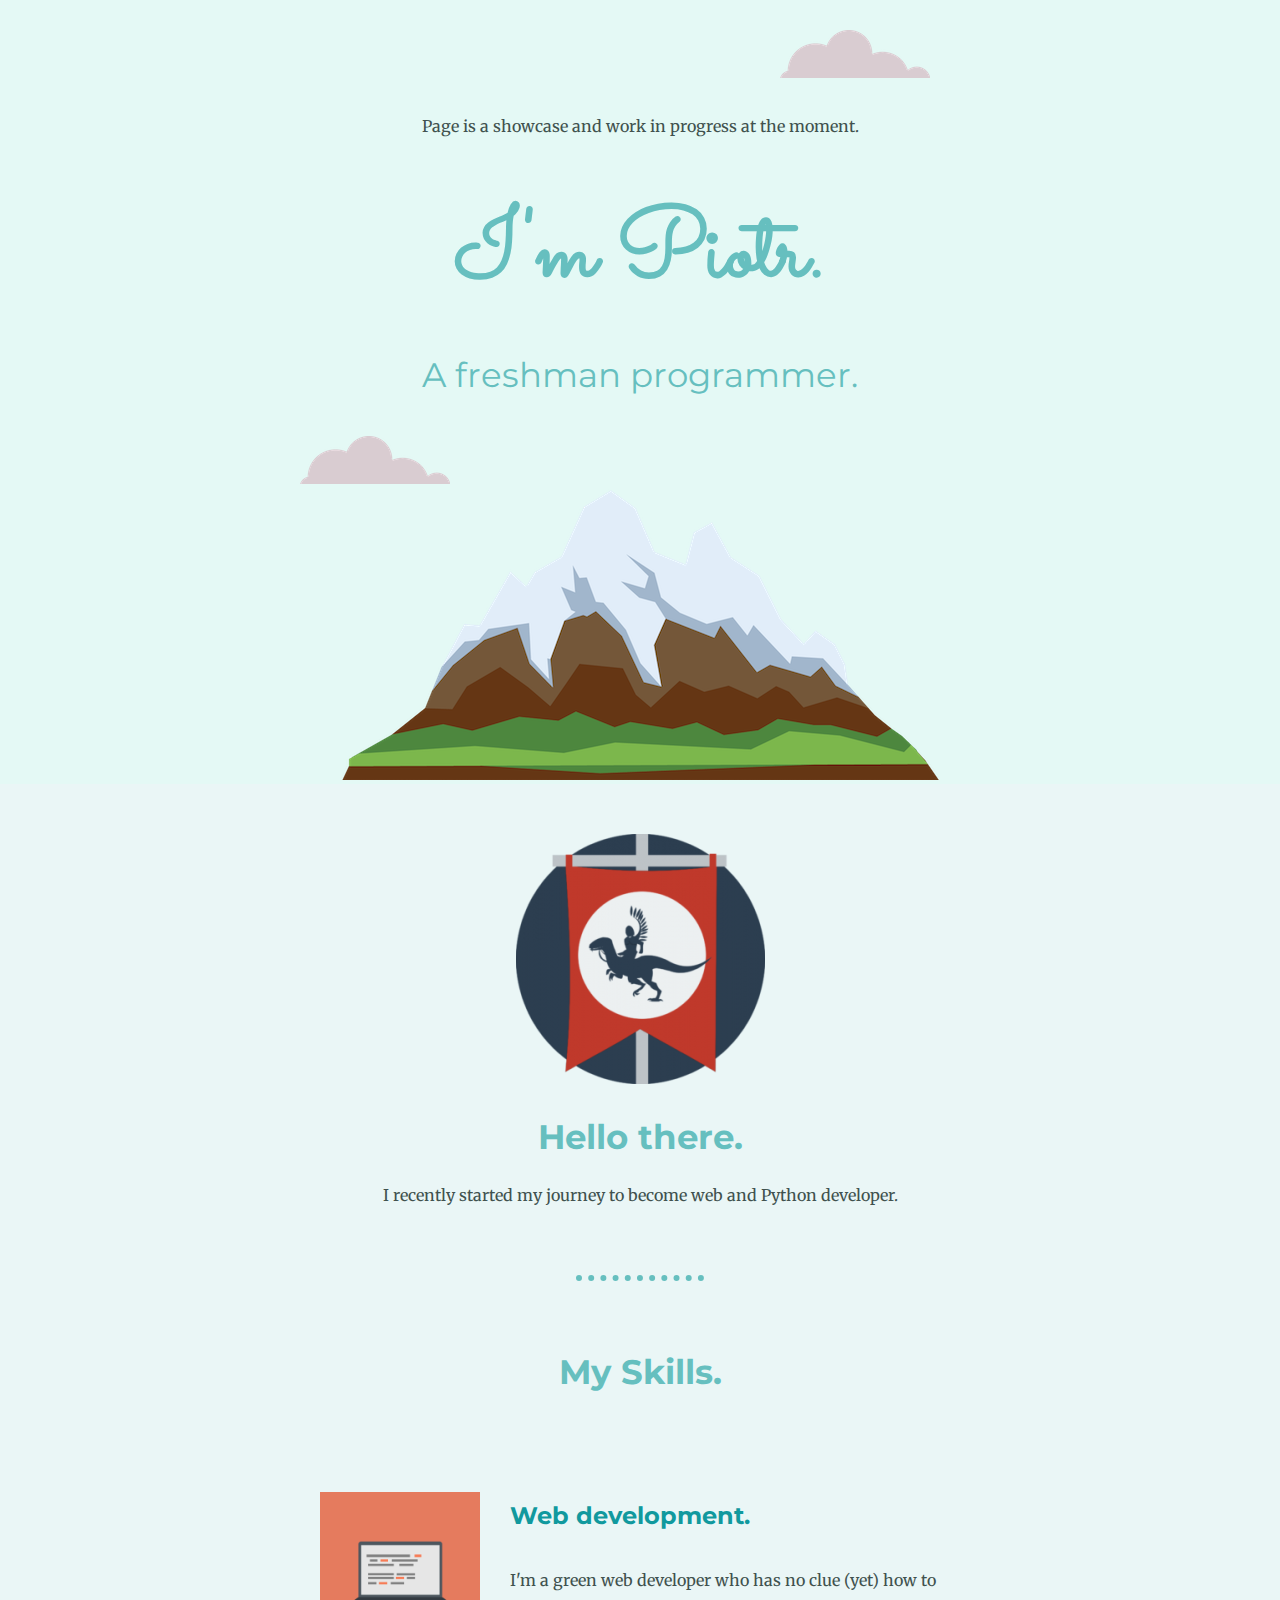
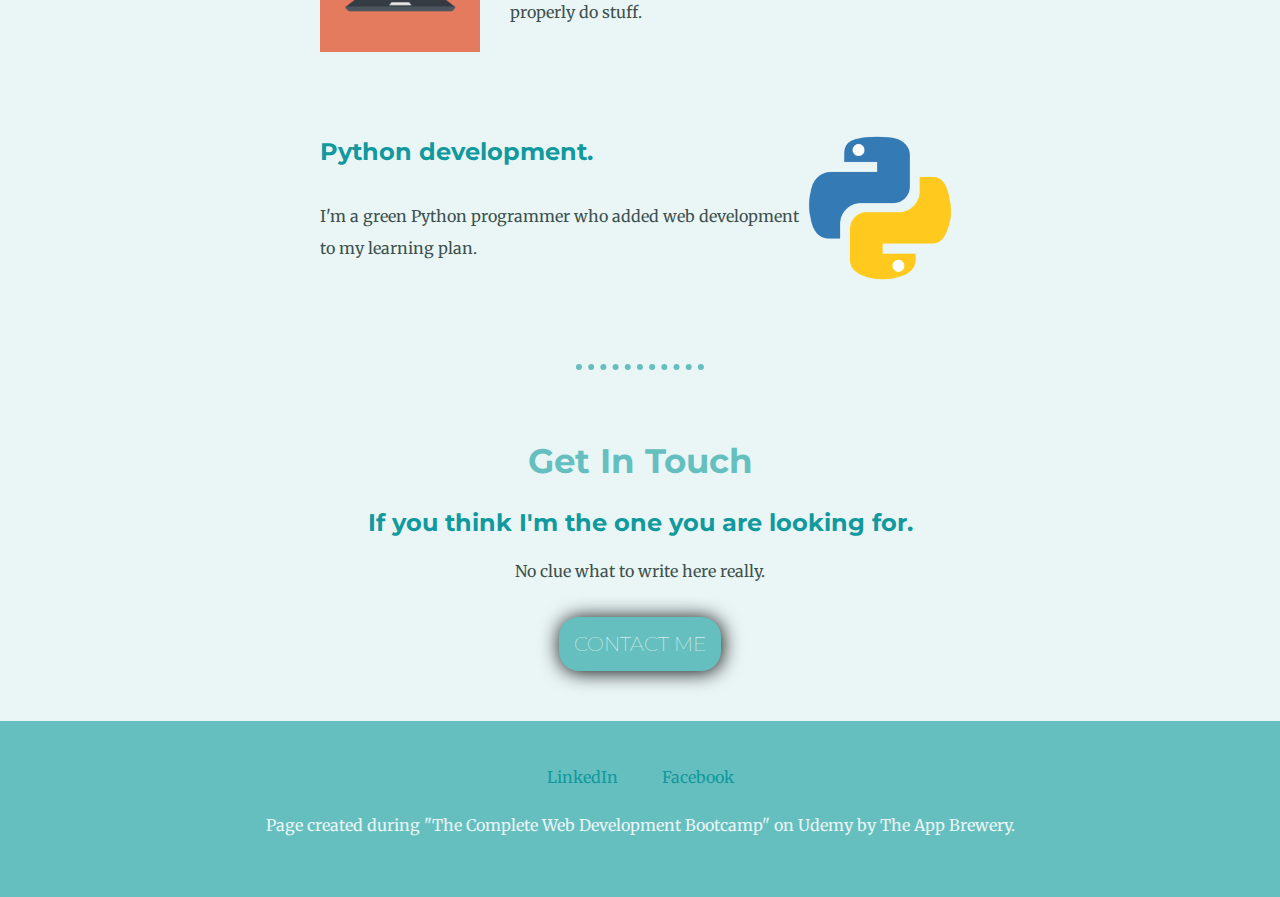
<file: index.html>
<!DOCTYPE html>
<html lang="en" dir="ltr">
  <head>
    <meta charset="utf-8">
    <title>Piotr Pienkowski</title>
    <link rel="stylesheet" href="css/styles.css">
    <link rel="icon" href="favicon.ico">
    <link href="https://fonts.googleapis.com/css2?family=Merriweather:wght@300&family=Montserrat:wght@400&family=Sacramento&display=swap" rel="stylesheet">
  </head>
  
  <body>
    <div class="top-container">
      <img class="top-cloud" src="images/cloud.png" alt="cloud-img">
      <p>Page is a showcase and work in progress at the moment.</p>
      <h1>I'm Piotr.</h1>
      <h2 class="programmer">A freshman programmer.</h2>
      <img class="bottom-cloud" src="images/cloud.png" alt="cloud-img">
      <img src="images/mountain.png" alt="mountain-img">
    </div>
    
    <div class="middle-container">
      <div class="profile">
        <img src="images/avatar.png" alt="avatar-picture">
        <h2>Hello there.</h2>
        <p>I recently started my journey to become web and Python developer.</p>
      </div>

      <hr>

      <div class="skills">
        <h2>My Skills.</h2>
        <div class="skill-row">
          <img class="computer-image" src="images/computer.png" alt="computer-image">
          <h3 class="computer-text">Web development.</h3>
          <p class="computer-text">I'm a green web developer who has no clue (yet) how to properly do stuff.</p>
        </div>

        <div class="skill-row">
          <img class="python-image" src="images/python.png" alt="python-image">
          <h3 class="python-text">Python development.</h3>
          <p class="python-text">I'm a green Python programmer who added web development to my learning plan.</p>
        </div>
      </div>
      <hr>

      <div class="contact-me">
        <h2>Get In Touch</h2>
        <h3>If you think I'm the one you are looking for.</h3>
        <p>No clue what to write here really.</p>
        <a href="mailto:ptpienkowski@gmail.com" class="BUTTON_YAB">CONTACT ME</a>
      </div>
    </div>
    
    <div class="bottom-container">
      <a class="footer-link" href="https://www.linkedin.com/in/piotr-pie%C5%84kowski-4290a8132/">LinkedIn</a>
      <a class="footer-link" href="https://www.facebook.com/piotr.pienkowski.96/">Facebook</a>
      <p class="copyright">Page created during "The Complete Web Development Bootcamp" on Udemy by The App Brewery.</p>
    </div>
    
  </body>
</html>
</file>
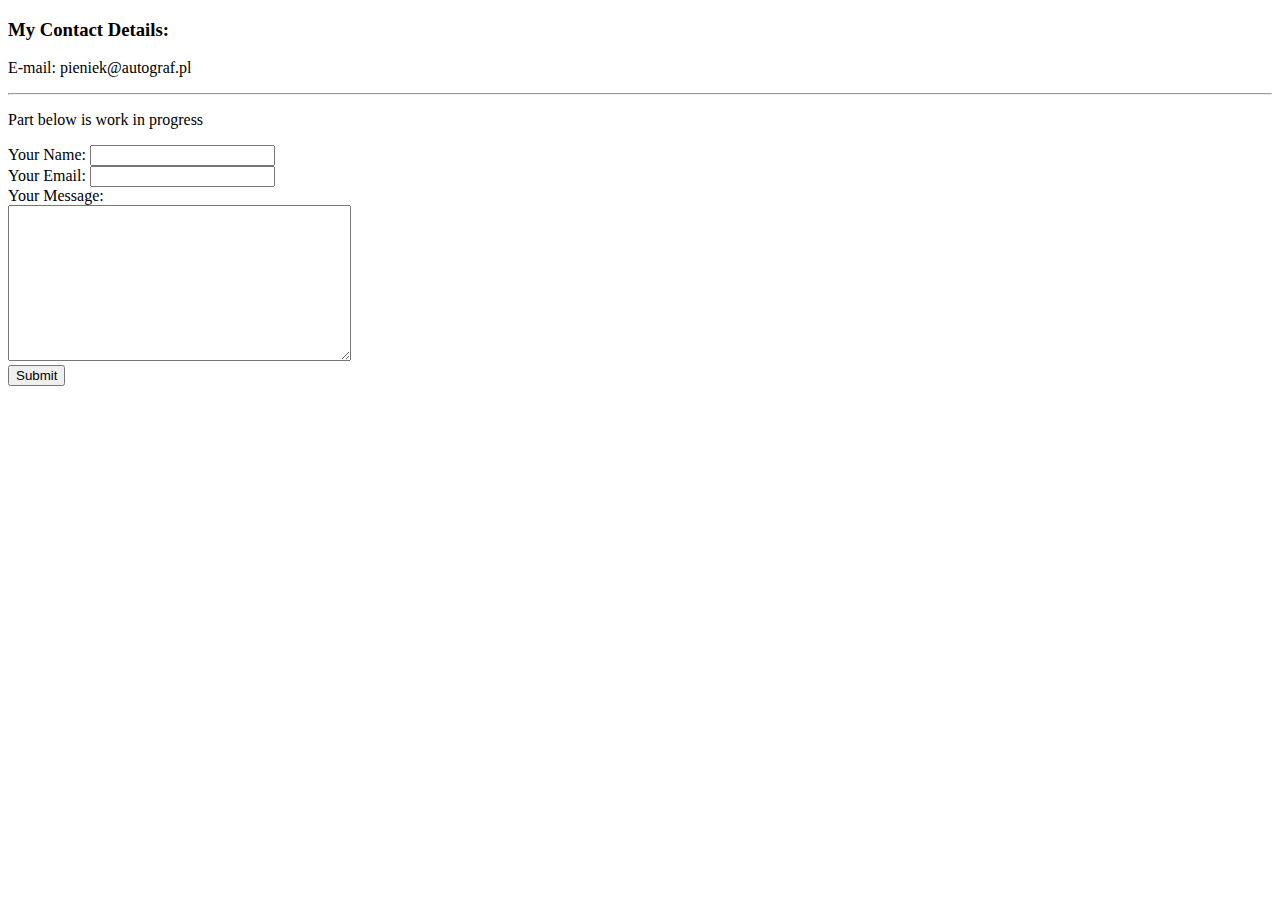
<file: contact.html>
<!DOCTYPE html>
<html lang="en" dir="ltr">
  <head>
    <meta charset="utf-8">
    <title>Contact Me</title>
  </head>
  <body>
    <h3>My Contact Details:</h3>
    <p>E-mail: pieniek@autograf.pl</p>
    <hr>
    <p>Part below is work in progress</p>
    <form action="mailto:john.wick.elite.001@gmail.com" method="post" enctype="text/plain">
      <label>Your Name:</label>
      <input type="text" name="yourName" value=""><br>
      <label>Your Email:</label>
      <input type="email" name="yourEmail" value=""><br>
      <label>Your Message:</label><br>
      <textarea name="yourMessage" rows="10" cols="40"></textarea><br>
      <input type="submit" name="">
    </form>
  </body>
</html>
</file>
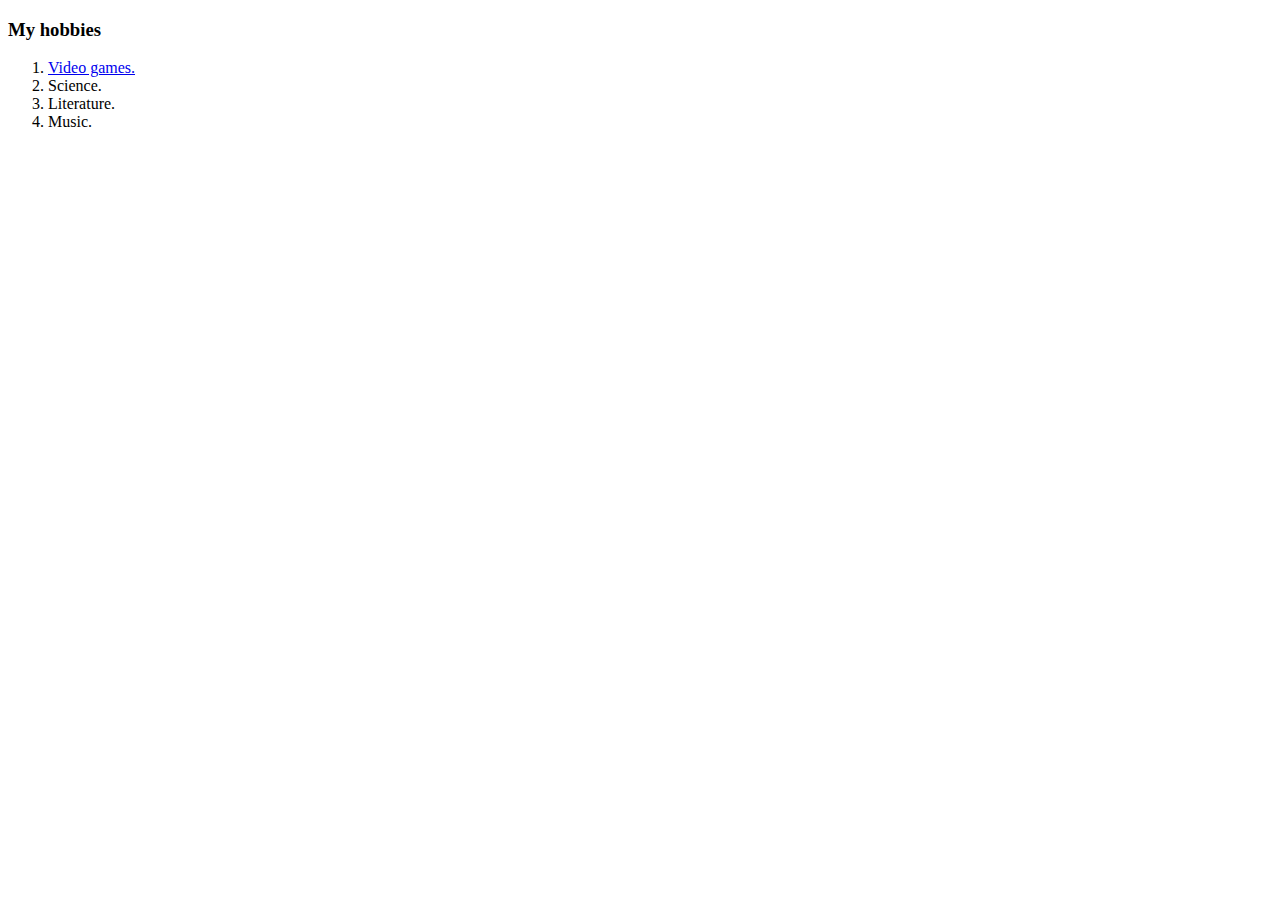
<file: hobbies.html>
<!DOCTYPE html>
<html lang="en" dir="ltr">
  <head>
    <meta charset="utf-8">
    <title>My Hobbies</title>
  </head>
  <body>
    <h3>My hobbies</h3>
    <ol>
      <li><a href="https://steamcommunity.com/id/pieniek2905">Video games.</a></li>
      <li>Science.</li>
      <li>Literature.</li>
      <li>Music.</li>
    </ol>
  </body>
</html>
</file>
<file: css/styles.css>
/**********  CSS code for tags.  **********/

body{
    margin: 0;
    text-align: center;
    font-family: "Merriweather", serif;
}

h1 {
    margin: 50px auto 0 auto;
    font-family: 'Sacramento', cursive;
    font-size: 600%;
    color: #66BFBF;
}

h2 {
    font-family: 'Montserrat', sans-serif;
    font-size: 2.1rem;
    color: #66BFBF;
}

h3 {
    font-family: 'Montserrat', sans-serif;
    color: #11999E;
    font-size: 150%;
}

hr {
    width: 10%;
    border: dotted;
    border-color: #66BFBF;
    border-width: 6px 0 0;
    margin-top: 70px;
    margin-bottom: 70px;
}

a {
    color: #11999E;
    text-decoration: none;
}

a:hover {
    color: #eaf6f6;
}

p {
    color: #40514E;
}

/**********  CSS code for classes.  **********/

.bottom-cloud {
    position: absolute;
    left: 300px;
    bottom: 300px;
}

.bottom-container {
    background-color: #66bfbf;
    line-height: 2;
    padding: 40px 0;
}

.BUTTON_YAB {
    margin-top: 20px;
    -webkit-border-radius: 20px;
    -moz-border-radius: 20px;
    border-radius: 20px;
    color: #FFFFFF;
    font-family: 'Montserrat', sans-serif;
    font-size: 20px;
    font-weight: 100;
    padding: 15px;
    background-color: #66BFBF;
    -webkit-box-shadow: 1px 1px 20px 0 #000000;
    -moz-box-shadow: 1px 1px 20px 0 #000000;
    box-shadow: 1px 1px 20px 0 #000000;
    text-decoration: none;
    display: inline-block;
    cursor: pointer;
    text-align: center;
}

.computer-image {
    width: 25%;
    float: left;
}

.computer-text {
    text-align: left;
    line-height: 2;
    position: relative;
    left: 30px;
}

.copyright {
    color: #eaf6f6;
}

.footer-link {
    margin: 20px;
}

.middle-container {
    background-color: #EAF6F6;
    padding: 50px 0;
    margin-bottom: 0;
}

.programmer {
    font-weight: normal;
}

.python-image {
    width: 25%;
    float: right;
}

.python-text {
    text-align: left;
    line-height: 2;
    /* position: relative; */
    /* right: 30px; */
}

.skill-row {
    margin: 100px auto 100px auto;
    width: 50%;
}

.top-container {
    background-color: #E4F9F5;
    position: relative;
    padding-top: 100px;
}

.top-cloud {
    position: absolute;
    right: 350px;
    top: 30px;
}
</file>
